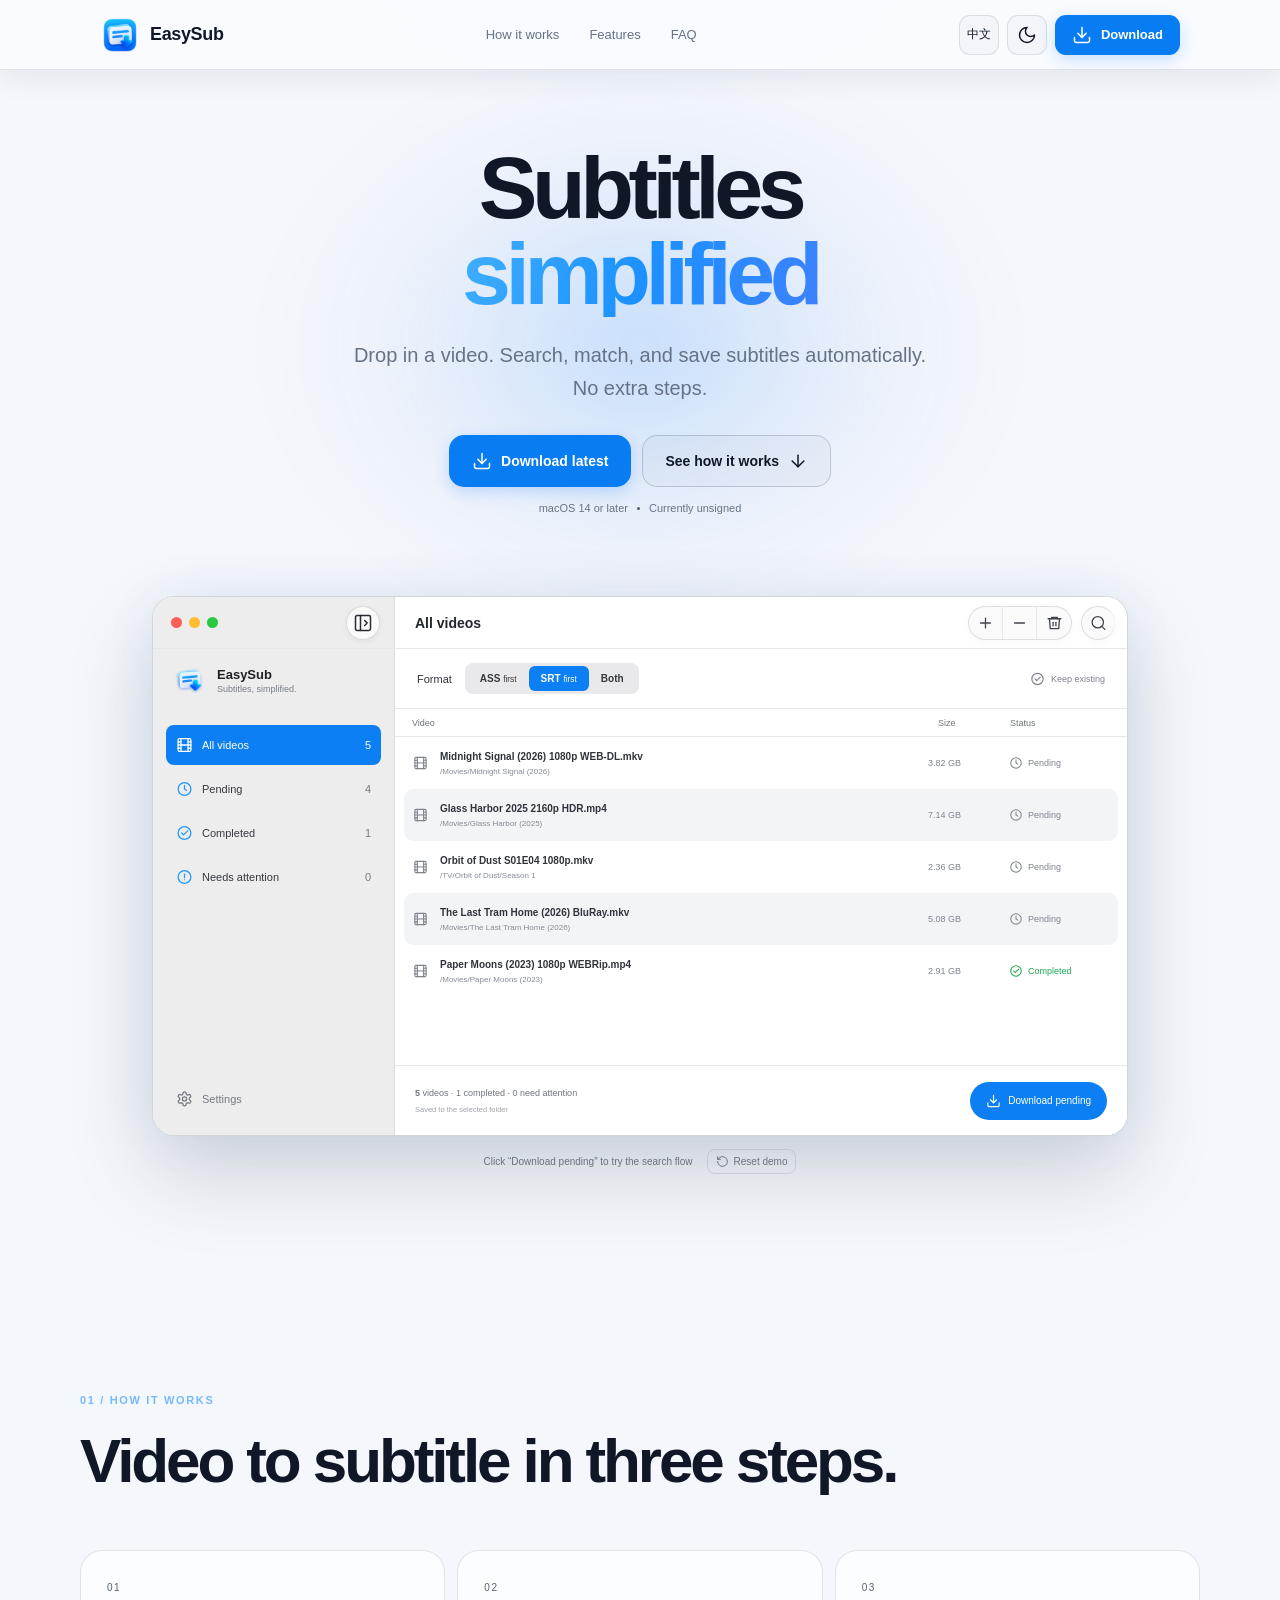
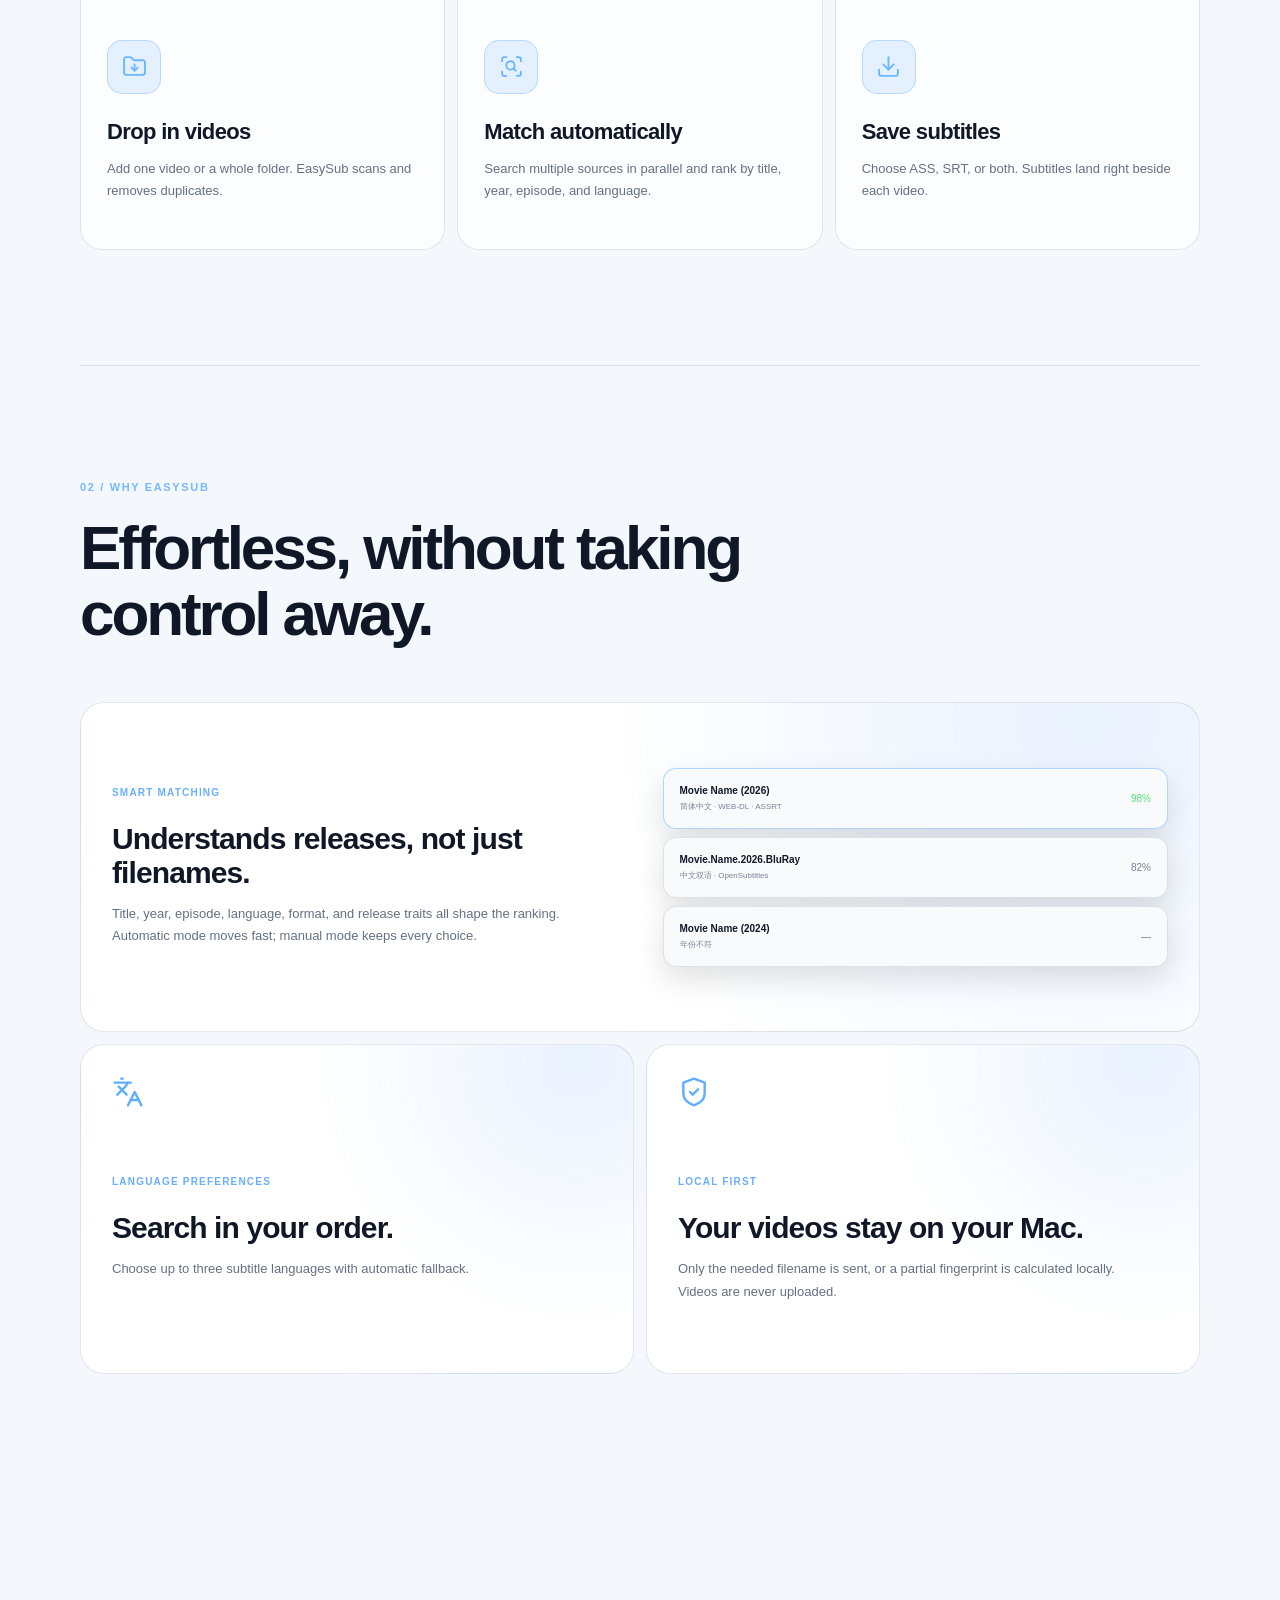
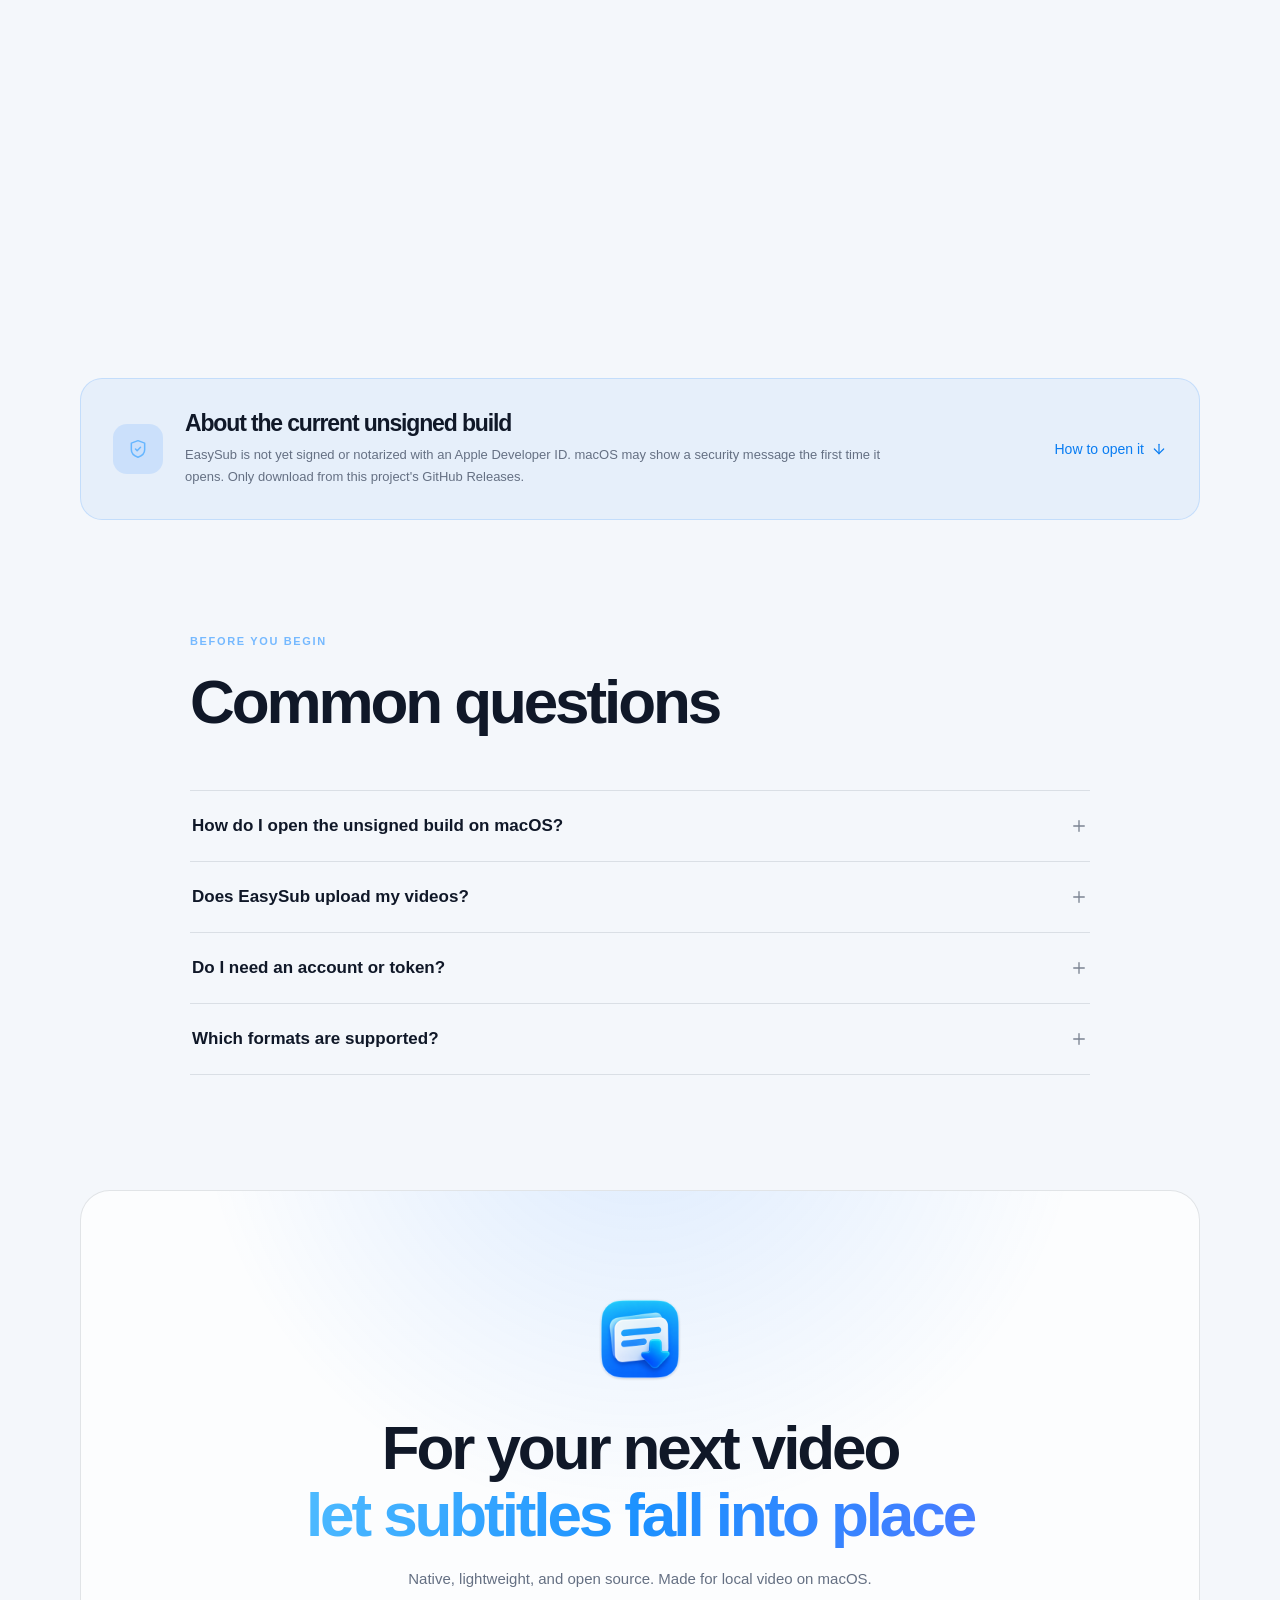
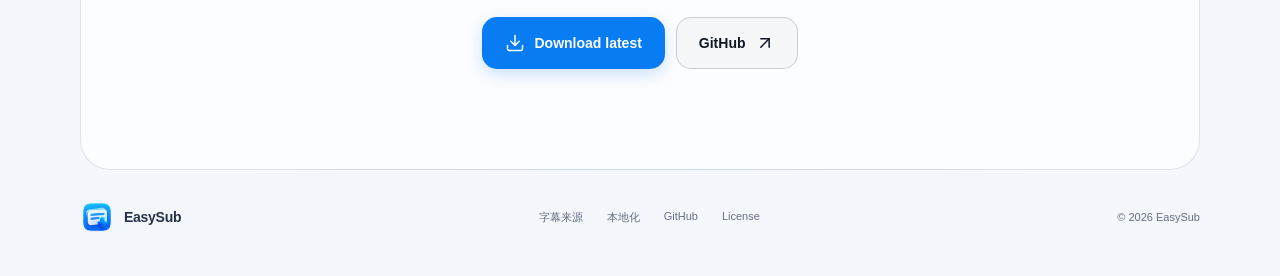
<file: docs/index.html>
<!doctype html>
<html lang="zh-CN">
<head>
  <meta charset="utf-8">
  <meta name="viewport" content="width=device-width, initial-scale=1">
  <meta name="theme-color" content="#07090e">
  <meta name="description" content="EasySub 是一款原生 macOS 字幕下载工具，多来源并行搜索，智能匹配，字幕下载一步完成。">
  <meta property="og:title" content="EasySub — 字幕下载，简单一点">
  <meta property="og:description" content="把视频拖进来，EasySub 会搜索、匹配并保存合适的字幕。">
  <meta property="og:type" content="website">
  <meta property="og:image" content="https://easysub.umlearn.tech/images/EasySub-AppIcon.png">
  <link rel="canonical" href="https://easysub.umlearn.tech/">
  <link rel="icon" type="image/png" href="images/EasySub-AppIcon.png">
  <link rel="stylesheet" href="styles.css">
  <title>EasySub — 字幕下载，简单一点</title>
</head>
<body>
  <!-- Icons use paths from Lucide (ISC License): https://lucide.dev -->
  <svg class="svg-sprite" aria-hidden="true">
    <symbol id="i-download" viewBox="0 0 24 24"><path d="M21 15v4a2 2 0 0 1-2 2H5a2 2 0 0 1-2-2v-4"/><path d="m7 10 5 5 5-5"/><path d="M12 15V3"/></symbol>
    <symbol id="i-arrow-down" viewBox="0 0 24 24"><path d="M12 5v14"/><path d="m19 12-7 7-7-7"/></symbol>
    <symbol id="i-arrow-up-right" viewBox="0 0 24 24"><path d="M7 17 17 7"/><path d="M7 7h10v10"/></symbol>
    <symbol id="i-chevron-right" viewBox="0 0 24 24"><path d="m9 18 6-6-6-6"/></symbol>
    <symbol id="i-menu" viewBox="0 0 24 24"><path d="M4 6h16"/><path d="M4 12h16"/><path d="M4 18h16"/></symbol>
    <symbol id="i-x" viewBox="0 0 24 24"><path d="M18 6 6 18"/><path d="m6 6 12 12"/></symbol>
    <symbol id="i-plus" viewBox="0 0 24 24"><path d="M5 12h14"/><path d="M12 5v14"/></symbol>
    <symbol id="i-minus" viewBox="0 0 24 24"><path d="M5 12h14"/></symbol>
    <symbol id="i-trash" viewBox="0 0 24 24"><path d="M3 6h18"/><path d="M8 6V4h8v2"/><path d="m19 6-1 14H6L5 6"/><path d="M10 11v5"/><path d="M14 11v5"/></symbol>
    <symbol id="i-search" viewBox="0 0 24 24"><circle cx="11" cy="11" r="8"/><path d="m21 21-4.3-4.3"/></symbol>
    <symbol id="i-film" viewBox="0 0 24 24"><rect width="18" height="18" x="3" y="3" rx="2"/><path d="M7 3v18"/><path d="M17 3v18"/><path d="M3 7.5h4"/><path d="M3 12h18"/><path d="M3 16.5h4"/><path d="M17 7.5h4"/><path d="M17 16.5h4"/></symbol>
    <symbol id="i-clock" viewBox="0 0 24 24"><circle cx="12" cy="12" r="9"/><path d="M12 7v5l3 2"/></symbol>
    <symbol id="i-check-circle" viewBox="0 0 24 24"><circle cx="12" cy="12" r="9"/><path d="m8 12 2.6 2.6L16.5 9"/></symbol>
    <symbol id="i-alert" viewBox="0 0 24 24"><circle cx="12" cy="12" r="9"/><path d="M12 8v5"/><path d="M12 16h.01"/></symbol>
    <symbol id="i-settings" viewBox="0 0 24 24"><path d="M12.2 2h-.4a2 2 0 0 0-2 2v.2a2 2 0 0 1-1 1.7l-.4.2a2 2 0 0 1-2 0l-.1-.1a2 2 0 0 0-2.7.7l-.2.4a2 2 0 0 0 .7 2.7l.2.1a2 2 0 0 1 1 1.7v.5a2 2 0 0 1-1 1.7l-.2.1a2 2 0 0 0-.7 2.7l.2.4a2 2 0 0 0 2.7.7l.1-.1a2 2 0 0 1 2 0l.4.2a2 2 0 0 1 1 1.7v.2a2 2 0 0 0 2 2h.4a2 2 0 0 0 2-2v-.2a2 2 0 0 1 1-1.7l.4-.2a2 2 0 0 1 2 0l.1.1a2 2 0 0 0 2.7-.7l.2-.4a2 2 0 0 0-.7-2.7l-.2-.1a2 2 0 0 1-1-1.7v-.5a2 2 0 0 1 1-1.7l.2-.1a2 2 0 0 0 .7-2.7l-.2-.4a2 2 0 0 0-2.7-.7l-.1.1a2 2 0 0 1-2 0l-.4-.2a2 2 0 0 1-1-1.7V4a2 2 0 0 0-2-2Z"/><circle cx="12" cy="12" r="3"/></symbol>
    <symbol id="i-languages" viewBox="0 0 24 24"><path d="m5 8 6 6"/><path d="m4 14 6-6 2-3"/><path d="M2 5h12"/><path d="M7 2h1"/><path d="m22 22-5-10-5 10"/><path d="M14 18h6"/></symbol>
    <symbol id="i-folders" viewBox="0 0 24 24"><path d="M20 20a2 2 0 0 0 2-2V8a2 2 0 0 0-2-2h-7.9a2 2 0 0 1-1.7-.9L9.6 4A2 2 0 0 0 7.9 3H4a2 2 0 0 0-2 2v13a2 2 0 0 0 2 2Z"/><path d="M12 10v6"/><path d="m9 13 3 3 3-3"/></symbol>
    <symbol id="i-scan-search" viewBox="0 0 24 24"><path d="M3 7V5a2 2 0 0 1 2-2h2"/><path d="M17 3h2a2 2 0 0 1 2 2v2"/><path d="M21 17v2a2 2 0 0 1-2 2h-2"/><path d="M7 21H5a2 2 0 0 1-2-2v-2"/><circle cx="11" cy="11" r="4"/><path d="m16 16-2.1-2.1"/></symbol>
    <symbol id="i-shield-check" viewBox="0 0 24 24"><path d="M20 13c0 5-3.5 7.5-8 9-4.5-1.5-8-4-8-9V5l8-3 8 3Z"/><path d="m9 12 2 2 4-4"/></symbol>
    <symbol id="i-sun" viewBox="0 0 24 24"><circle cx="12" cy="12" r="4"/><path d="M12 2v2"/><path d="M12 20v2"/><path d="m4.93 4.93 1.42 1.42"/><path d="m17.66 17.66 1.41 1.41"/><path d="M2 12h2"/><path d="M20 12h2"/><path d="m6.34 17.66-1.41 1.41"/><path d="m19.07 4.93-1.41 1.41"/></symbol>
    <symbol id="i-moon" viewBox="0 0 24 24"><path d="M12 3a6 6 0 0 0 9 9 9 9 0 1 1-9-9Z"/></symbol>
    <symbol id="i-sidebar" viewBox="0 0 24 24"><rect width="18" height="18" x="3" y="3" rx="2"/><path d="M9 3v18"/><path d="m14 9 3 3-3 3"/></symbol>
    <symbol id="i-loader" viewBox="0 0 24 24"><path d="M21 12a9 9 0 1 1-6.2-8.6"/></symbol>
    <symbol id="i-rotate" viewBox="0 0 24 24"><path d="M3 12a9 9 0 1 0 3-6.7L3 8"/><path d="M3 3v5h5"/></symbol>
  </svg>
  <a class="skip-link" href="#main">跳到主要内容</a>
  <header class="site-header" aria-label="主导航">
    <a class="brand" href="#top" aria-label="EasySub 首页"><img src="images/EasySub-AppIcon.png" alt="" width="40" height="40"><span>EasySub</span></a>
    <nav class="desktop-nav" aria-label="页面导航"><a href="#how" data-i18n="navHow">使用方式</a><a href="#features" data-i18n="navFeatures">特点</a><a href="#faq" data-i18n="navFaq">常见问题</a></nav>
    <div class="header-actions">
      <button class="icon-button language-button" type="button" aria-label="Switch to English"><span>EN</span></button>
      <button class="icon-button theme-button" type="button" aria-label="切换到浅色模式"><svg class="icon sun-icon" aria-hidden="true"><use href="#i-sun"/></svg><svg class="icon moon-icon" aria-hidden="true"><use href="#i-moon"/></svg></button>
      <a class="button button-small button-primary" href="https://github.com/umlearn/EasySub/releases/latest" target="_blank" rel="noreferrer"><svg class="icon" aria-hidden="true"><use href="#i-download"/></svg><span data-i18n="download">下载</span></a>
      <button class="icon-button menu-button" type="button" aria-expanded="false" aria-controls="mobile-menu" aria-label="打开菜单"><svg class="icon menu-open" aria-hidden="true"><use href="#i-menu"/></svg><svg class="icon menu-close" aria-hidden="true"><use href="#i-x"/></svg></button>
    </div>
    <div class="mobile-menu" id="mobile-menu" hidden><a href="#how" data-i18n="navHow">使用方式</a><a href="#features" data-i18n="navFeatures">特点</a><a href="#faq" data-i18n="navFaq">常见问题</a></div>
  </header>
  <main id="main">
    <section class="hero" id="top">
      <div class="hero-glow" aria-hidden="true"></div>
      <h1><span data-i18n="hero1">字幕下载</span><span class="gradient-text" data-i18n="hero2">简单一点</span></h1>
      <p class="hero-copy" data-i18n="heroCopy">拖入视频，自动搜索、匹配并保存字幕。没有多余步骤。</p>
      <div class="hero-actions"><a class="button button-large button-primary" href="https://github.com/umlearn/EasySub/releases/latest" target="_blank" rel="noreferrer"><svg class="icon" aria-hidden="true"><use href="#i-download"/></svg><span data-i18n="downloadLatest">下载最新版</span></a><a class="button button-large button-quiet" href="#how"><span data-i18n="seeHow">看看如何工作</span><svg class="icon" aria-hidden="true"><use href="#i-arrow-down"/></svg></a></div>
      <p class="hero-note"><span data-i18n="requirements">macOS 14 或更高版本</span><i></i><span data-i18n="unsigned">当前构建未签名</span></p>
      <div class="app-window reveal" aria-label="EasySub 应用界面示意图">
        <div class="app-titlebar"><div class="sidebar-titlebar"><div class="traffic-lights" aria-hidden="true"><span></span><span></span><span></span></div><button class="sidebar-toggle" tabindex="-1" aria-label="切换侧栏"><svg class="icon"><use href="#i-sidebar"/></svg></button></div><div class="content-titlebar"><div class="window-title"><b data-i18n="allVideos">全部视频</b></div><div class="window-tools" aria-hidden="true"><div class="tool-group"><button tabindex="-1"><svg class="icon"><use href="#i-plus"/></svg></button><button tabindex="-1"><svg class="icon"><use href="#i-minus"/></svg></button><button tabindex="-1"><svg class="icon"><use href="#i-trash"/></svg></button></div><button class="standalone" tabindex="-1"><svg class="icon"><use href="#i-search"/></svg></button></div></div></div>
        <div class="app-body">
          <aside class="app-sidebar"><div class="app-brand"><img src="images/EasySub-Mark.png" alt=""><div><b>EasySub</b><small>Subtitles, simplified.</small></div></div><div class="side-links"><span class="active"><svg class="icon"><use href="#i-film"/></svg><b data-i18n="allVideos">全部视频</b><em>5</em></span><span><svg class="icon"><use href="#i-clock"/></svg><b data-i18n="pending">待处理</b><em data-count="pending">4</em></span><span><svg class="icon"><use href="#i-check-circle"/></svg><b data-i18n="completed">已完成</b><em data-count="completed">1</em></span><span><svg class="icon"><use href="#i-alert"/></svg><b data-i18n="attention">需注意</b><em>0</em></span></div><span class="settings-link"><svg class="icon"><use href="#i-settings"/></svg><b data-i18n="settings">设置</b></span></aside>
          <div class="app-content">
            <div class="app-toolbar"><div class="format-control"><span data-i18n="format">格式</span><div><b>ASS <small>first</small></b><b class="selected">SRT <small>first</small></b><b>Both</b></div></div><span class="replace"><svg class="icon"><use href="#i-check-circle"/></svg><span data-i18n="keepExisting">保留已有字幕</span></span></div>
            <div class="video-table"><div class="table-head"><span data-i18n="video">视频</span><span data-i18n="size">大小</span><span data-i18n="status">状态</span></div>
              <div class="video-row" data-demo-row><svg class="icon"><use href="#i-film"/></svg><div><b>Midnight Signal (2026) 1080p WEB-DL.mkv</b><small>/Movies/Midnight Signal (2026)</small></div><span class="size">3.82 GB</span><span class="status pending" data-status><svg class="icon"><use href="#i-clock"/></svg><span data-i18n="pending">待处理</span></span></div>
              <div class="video-row" data-demo-row><svg class="icon"><use href="#i-film"/></svg><div><b>Glass Harbor 2025 2160p HDR.mp4</b><small>/Movies/Glass Harbor (2025)</small></div><span class="size">7.14 GB</span><span class="status pending" data-status><svg class="icon"><use href="#i-clock"/></svg><span data-i18n="pending">待处理</span></span></div>
              <div class="video-row" data-demo-row><svg class="icon"><use href="#i-film"/></svg><div><b>Orbit of Dust S01E04 1080p.mkv</b><small>/TV/Orbit of Dust/Season 1</small></div><span class="size">2.36 GB</span><span class="status pending" data-status><svg class="icon"><use href="#i-clock"/></svg><span data-i18n="pending">待处理</span></span></div>
              <div class="video-row" data-demo-row><svg class="icon"><use href="#i-film"/></svg><div><b>The Last Tram Home (2026) BluRay.mkv</b><small>/Movies/The Last Tram Home (2026)</small></div><span class="size">5.08 GB</span><span class="status pending" data-status><svg class="icon"><use href="#i-clock"/></svg><span data-i18n="pending">待处理</span></span></div>
              <div class="video-row"><svg class="icon"><use href="#i-film"/></svg><div><b>Paper Moons (2023) 1080p WEBRip.mp4</b><small>/Movies/Paper Moons (2023)</small></div><span class="size">2.91 GB</span><span class="status complete"><svg class="icon"><use href="#i-check-circle"/></svg><span data-i18n="completed">已完成</span></span></div>
              <div class="table-fill" aria-hidden="true"><span></span></div>
            </div>
            <div class="app-footer"><div><span><b>5</b> <span data-summary data-i18n="videosCount">个视频 · 1 个已完成 · 0 个需注意</span></span><small data-i18n="saveLocation">保存到所选文件夹</small></div><button id="run-demo" type="button"><svg class="icon" data-run-icon><use href="#i-download"/></svg><span data-run-label data-i18n="downloadPending">下载待处理项</span></button></div>
          </div>
        </div>
      </div>
      <div class="mock-caption"><span data-i18n="mockCaption">点击“下载待处理项”体验搜索流程</span><button class="reset-demo" type="button"><svg class="icon"><use href="#i-rotate"/></svg><span data-i18n="resetDemo">重置演示</span></button></div>
    </section>
    <section class="how section" id="how"><header class="section-heading reveal"><p class="eyebrow">01 / <span data-i18n="howEyebrow">使用方式</span></p><h2 data-i18n="howTitle">从视频到字幕，三步就够。</h2></header><div class="steps"><article class="step reveal"><span class="step-number">01</span><div class="step-icon"><svg class="icon"><use href="#i-folders"/></svg></div><h3 data-i18n="step1Title">拖入视频</h3><p data-i18n="step1Copy">添加单个视频或整个文件夹，自动扫描并去重。</p></article><article class="step reveal"><span class="step-number">02</span><div class="step-icon"><svg class="icon"><use href="#i-scan-search"/></svg></div><h3 data-i18n="step2Title">自动匹配</h3><p data-i18n="step2Copy">并行搜索多个来源，按片名、年份、季集和语言排序。</p></article><article class="step reveal"><span class="step-number">03</span><div class="step-icon"><svg class="icon"><use href="#i-download"/></svg></div><h3 data-i18n="step3Title">保存字幕</h3><p data-i18n="step3Copy">选择 ASS、SRT 或两者，字幕自动保存到视频旁边。</p></article></div></section>
    <section class="features section" id="features"><header class="section-heading reveal"><p class="eyebrow">02 / <span data-i18n="featuresEyebrow">为什么选择 EasySub</span></p><h2 data-i18n="featuresTitle">省心，但不替你做主。</h2></header><div class="feature-grid"><article class="feature-card wide reveal"><div><span class="card-label" data-i18n="smartMatch">智能匹配</span><h3 data-i18n="matchTitle">理解版本，不只读取文件名。</h3><p data-i18n="matchCopy">片名、年份、季集、语言、格式和片源特征共同参与排序。自动模式快速完成，手动模式保留完整选择。</p></div><div class="match-stack" aria-hidden="true"><span class="best"><b>Movie Name (2026)</b><small>简体中文 · WEB-DL · ASSRT</small><em>98%</em></span><span><b>Movie.Name.2026.BluRay</b><small>中文双语 · OpenSubtitles</small><em>82%</em></span><span><b>Movie Name (2024)</b><small>年份不符</small><em>—</em></span></div></article><article class="feature-card reveal"><svg class="feature-icon icon"><use href="#i-languages"/></svg><span class="card-label" data-i18n="languages">语言偏好</span><h3 data-i18n="languageTitle">按你的顺序寻找。</h3><p data-i18n="languageCopy">最多设置三种字幕语言，自动按优先级回退。</p></article><article class="feature-card reveal"><svg class="feature-icon icon"><use href="#i-shield-check"/></svg><span class="card-label" data-i18n="localFirst">本地优先</span><h3 data-i18n="localTitle">视频留在你的 Mac。</h3><p data-i18n="localCopy">仅发送匹配所需的文件名，或在本地计算局部指纹，不上传视频。</p></article></div></section>
    <section class="sources section reveal"><div><p class="eyebrow">03 / <span data-i18n="sources">字幕来源</span></p><h2 data-i18n="sourcesTitle">一次搜索，多个来源。</h2><p data-i18n="sourcesCopy">按需启用 OpenSubtitles、迅雷、ASSRT 与 Shooter。单个来源失败，不影响其他结果。</p><a class="text-link" href="providers.html"><span data-i18n="sourceDetails">查看来源说明</span><svg class="icon"><use href="#i-arrow-up-right"/></svg></a></div><div class="source-list" aria-label="支持的字幕来源"><span><i>O</i>OpenSubtitles</span><span><i>迅</i><span data-i18n="xunlei">迅雷</span></span><span><i>A</i>ASSRT</span><span><i>S</i>Shooter</span></div></section>
    <section class="notice section reveal"><div class="notice-icon"><svg class="icon"><use href="#i-shield-check"/></svg></div><div><h2 data-i18n="noticeTitle">关于当前未签名构建</h2><p data-i18n="noticeCopy">EasySub 尚未使用 Apple Developer ID 签名或公证。macOS 首次打开时可能显示安全提示，请只从本项目的 GitHub Releases 页面下载。</p></div><a class="text-link" href="#faq"><span data-i18n="openGuide">查看打开方法</span><svg class="icon"><use href="#i-arrow-down"/></svg></a></section>
    <section class="faq section" id="faq"><header class="section-heading reveal"><p class="eyebrow" data-i18n="faqEyebrow">开始之前</p><h2 data-i18n="faqTitle">常见问题</h2></header><div class="faq-list reveal"><details><summary><span data-i18n="faq1Q">未签名版本如何在 macOS 上打开？</span><svg class="icon"><use href="#i-plus"/></svg></summary><p data-i18n="faq1A">在 Finder 中右键点击 EasySub，选择“打开”。如果仍被阻止，请前往“系统设置 → 隐私与安全性”，确认打开该应用。</p></details><details><summary><span data-i18n="faq2Q">EasySub 会上传我的视频吗？</span><svg class="icon"><use href="#i-plus"/></svg></summary><p data-i18n="faq2A">不会。视频始终保留在本地。部分来源会使用整理后的文件名，或在本地读取少量片段计算指纹。</p></details><details><summary><span data-i18n="faq3Q">下载字幕需要账户或 Token 吗？</span><svg class="icon"><use href="#i-plus"/></svg></summary><p data-i18n="faq3A">取决于来源。迅雷无需 Token；ASSRT 需要个人 Token；OpenSubtitles 需要 API Key。你可以在设置中自由组合。</p></details><details><summary><span data-i18n="faq4Q">支持哪些格式？</span><svg class="icon"><use href="#i-plus"/></svg></summary><p data-i18n="faq4A">字幕支持 ASS 与 SRT；视频支持 MKV、MOV、MP4、M4V、RMVB、AVI、MPEG、MPG、TS、M2TS 和 WebM。</p></details></div></section>
    <section class="final-cta section reveal"><img src="images/EasySub-AppIcon.png" alt="EasySub" width="96" height="96"><h2><span data-i18n="cta1">下一部视频</span><span class="gradient-text" data-i18n="cta2">让字幕自己就位</span></h2><p data-i18n="ctaCopy">原生、轻量、开源。为 macOS 上的本地视频而生。</p><div class="hero-actions"><a class="button button-large button-primary" href="https://github.com/umlearn/EasySub/releases/latest" target="_blank" rel="noreferrer"><svg class="icon"><use href="#i-download"/></svg><span data-i18n="downloadLatest">下载最新版</span></a><a class="button button-large button-quiet" href="https://github.com/umlearn/EasySub" target="_blank" rel="noreferrer"><span>GitHub</span><svg class="icon"><use href="#i-arrow-up-right"/></svg></a></div></section>
  </main>
  <footer><a class="brand footer-brand" href="#top"><img src="images/EasySub-AppIcon.png" alt="" width="34" height="34"><span>EasySub</span></a><nav><a href="providers.html">字幕来源</a><a href="localization.html">本地化</a><a href="https://github.com/umlearn/EasySub" target="_blank" rel="noreferrer">GitHub</a><a href="https://github.com/umlearn/EasySub/blob/main/LICENSE.md" target="_blank" rel="noreferrer" data-i18n="license">许可证</a></nav><p>© <span id="year"></span> EasySub</p></footer>
  <script src="script.js"></script>
</body>
</html>
</file>
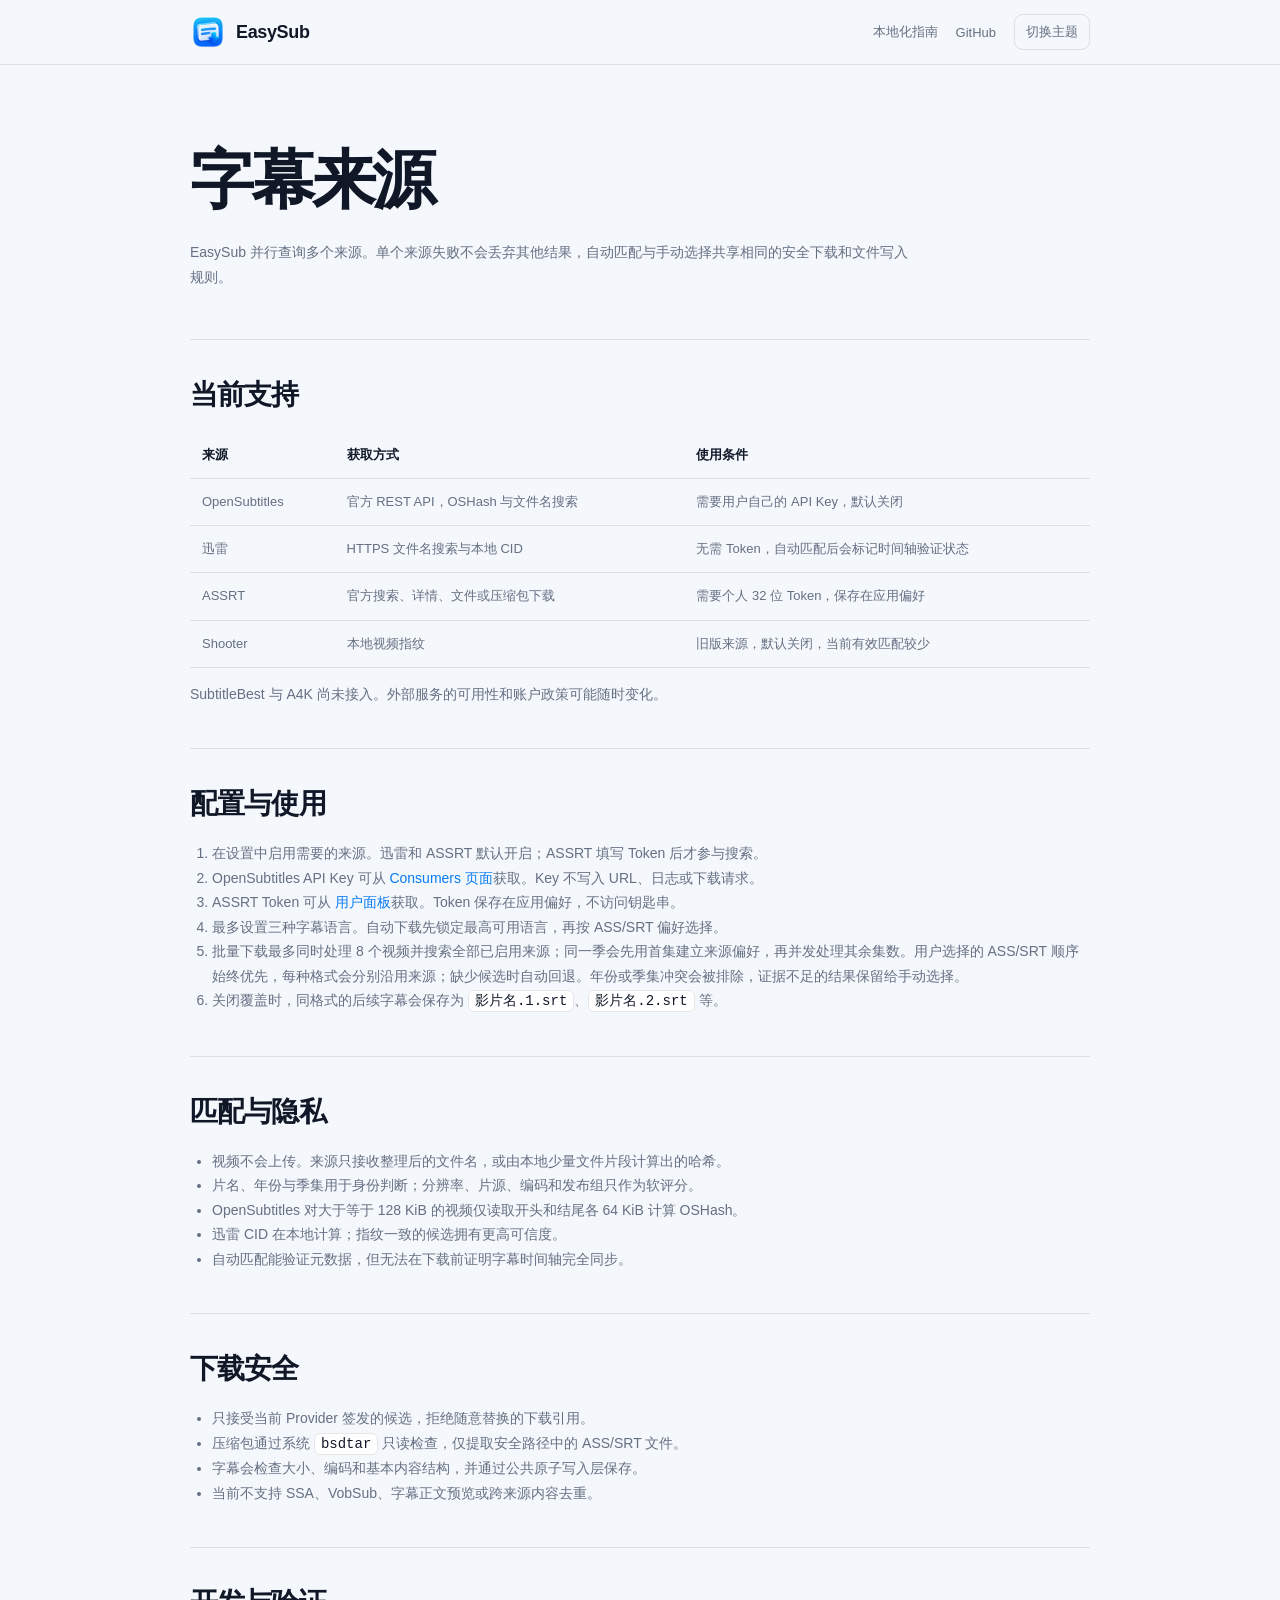
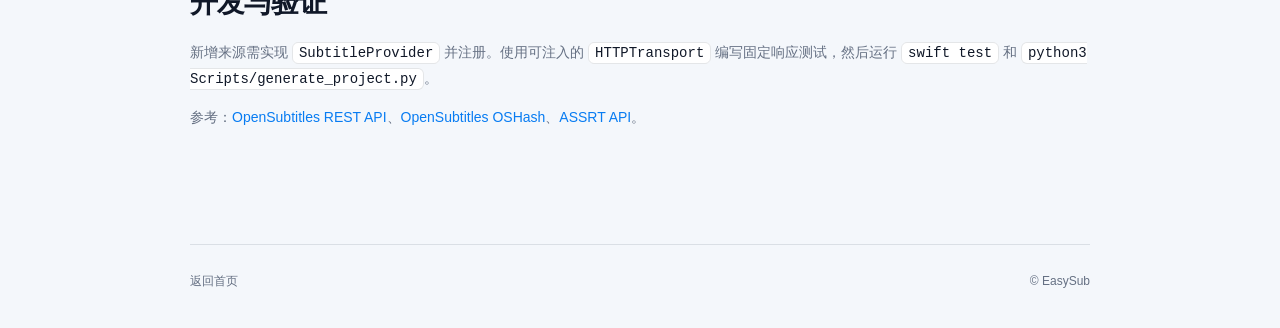
<file: docs/providers.html>
<!doctype html>
<html lang="zh-CN">
<head>
  <meta charset="utf-8"><meta name="viewport" content="width=device-width,initial-scale=1">
  <meta name="description" content="EasySub 字幕来源配置、匹配方式与隐私边界。">
  <title>字幕来源 — EasySub</title><link rel="icon" href="images/EasySub-AppIcon.png"><link rel="stylesheet" href="styles.css">
  <script>document.documentElement.dataset.theme=localStorage.getItem("easysub-theme")||("matchMedia"in window&&matchMedia("(prefers-color-scheme: light)").matches?"light":"dark")</script>
</head>
<body class="doc-page">
  <header class="doc-header"><a class="brand" href="index.html"><img src="images/EasySub-AppIcon.png" alt="" width="36" height="36"><span>EasySub</span></a><nav><a href="localization.html">本地化指南</a><a href="https://github.com/umlearn/EasySub">GitHub</a><button class="doc-theme" type="button">切换主题</button></nav></header>
  <main class="doc-main"><h1>字幕来源</h1><p class="doc-lead">EasySub 并行查询多个来源。单个来源失败不会丢弃其他结果，自动匹配与手动选择共享相同的安全下载和文件写入规则。</p>
    <article><h2>当前支持</h2><table><thead><tr><th>来源</th><th>获取方式</th><th>使用条件</th></tr></thead><tbody>
      <tr><td>OpenSubtitles</td><td>官方 REST API，OSHash 与文件名搜索</td><td>需要用户自己的 API Key，默认关闭</td></tr>
      <tr><td>迅雷</td><td>HTTPS 文件名搜索与本地 CID</td><td>无需 Token，自动匹配后会标记时间轴验证状态</td></tr>
      <tr><td>ASSRT</td><td>官方搜索、详情、文件或压缩包下载</td><td>需要个人 32 位 Token，保存在应用偏好</td></tr>
      <tr><td>Shooter</td><td>本地视频指纹</td><td>旧版来源，默认关闭，当前有效匹配较少</td></tr>
    </tbody></table><p>SubtitleBest 与 A4K 尚未接入。外部服务的可用性和账户政策可能随时变化。</p></article>
    <article><h2>配置与使用</h2><ol>
      <li>在设置中启用需要的来源。迅雷和 ASSRT 默认开启；ASSRT 填写 Token 后才参与搜索。</li>
      <li>OpenSubtitles API Key 可从 <a href="https://www.opensubtitles.com/consumers">Consumers 页面</a>获取。Key 不写入 URL、日志或下载请求。</li>
      <li>ASSRT Token 可从 <a href="https://assrt.net/usercp.php">用户面板</a>获取。Token 保存在应用偏好，不访问钥匙串。</li>
      <li>最多设置三种字幕语言。自动下载先锁定最高可用语言，再按 ASS/SRT 偏好选择。</li>
      <li>批量下载最多同时处理 8 个视频并搜索全部已启用来源；同一季会先用首集建立来源偏好，再并发处理其余集数。用户选择的 ASS/SRT 顺序始终优先，每种格式会分别沿用来源；缺少候选时自动回退。年份或季集冲突会被排除，证据不足的结果保留给手动选择。</li>
      <li>关闭覆盖时，同格式的后续字幕会保存为 <code>影片名.1.srt</code>、<code>影片名.2.srt</code> 等。</li>
    </ol></article>
    <article><h2>匹配与隐私</h2><ul>
      <li>视频不会上传。来源只接收整理后的文件名，或由本地少量文件片段计算出的哈希。</li>
      <li>片名、年份与季集用于身份判断；分辨率、片源、编码和发布组只作为软评分。</li>
      <li>OpenSubtitles 对大于等于 128 KiB 的视频仅读取开头和结尾各 64 KiB 计算 OSHash。</li>
      <li>迅雷 CID 在本地计算；指纹一致的候选拥有更高可信度。</li>
      <li>自动匹配能验证元数据，但无法在下载前证明字幕时间轴完全同步。</li>
    </ul></article>
    <article><h2>下载安全</h2><ul>
      <li>只接受当前 Provider 签发的候选，拒绝随意替换的下载引用。</li>
      <li>压缩包通过系统 <code>bsdtar</code> 只读检查，仅提取安全路径中的 ASS/SRT 文件。</li>
      <li>字幕会检查大小、编码和基本内容结构，并通过公共原子写入层保存。</li>
      <li>当前不支持 SSA、VobSub、字幕正文预览或跨来源内容去重。</li>
    </ul></article>
    <article><h2>开发与验证</h2><p>新增来源需实现 <code>SubtitleProvider</code> 并注册。使用可注入的 <code>HTTPTransport</code> 编写固定响应测试，然后运行 <code>swift test</code> 和 <code>python3 Scripts/generate_project.py</code>。</p><p>参考：<a href="https://beta-ai.opensubtitles.com/api-docs">OpenSubtitles REST API</a>、<a href="https://github.com/opensubtitles/oshash">OpenSubtitles OSHash</a>、<a href="https://assrt.net/api/doc">ASSRT API</a>。</p></article>
  </main><footer class="doc-footer"><a href="index.html">返回首页</a><span>© EasySub</span></footer>
  <script>document.querySelector(".doc-theme").onclick=()=>{const t=document.documentElement.dataset.theme==="dark"?"light":"dark";document.documentElement.dataset.theme=t;localStorage.setItem("easysub-theme",t)}</script>
</body></html>
</file>
<file: docs/styles.css>
:root{color-scheme:dark;--bg:#07090e;--surface:#0d1119;--line:rgba(255,255,255,.1);--line-2:rgba(255,255,255,.16);--text:#f5f7fb;--muted:#8b94a3;--blue:#1687ff;--green:#54da73;--max:1120px}
html[data-theme="light"]{color-scheme:light;--bg:#f4f7fb;--surface:#fff;--line:rgba(16,31,52,.11);--line-2:rgba(16,31,52,.18);--text:#101828;--muted:#657083}
*{box-sizing:border-box}html{scroll-behavior:smooth}body{margin:0;overflow-x:hidden;background:radial-gradient(circle at 50% -8%,rgba(26,112,255,.13),transparent 32rem),var(--bg);color:var(--text);font-family:-apple-system,BlinkMacSystemFont,"SF Pro Display","Segoe UI",sans-serif;-webkit-font-smoothing:antialiased}a{color:inherit;text-decoration:none}button{color:inherit;font:inherit}img{display:block;max-width:100%}.svg-sprite{position:absolute;width:0;height:0;overflow:hidden}.icon{width:20px;height:20px;fill:none;stroke:currentColor;stroke-width:1.8;stroke-linecap:round;stroke-linejoin:round}.skip-link{position:fixed;z-index:999;top:8px;left:8px;padding:10px 16px;transform:translateY(-150%);border-radius:10px;background:#fff;color:#000}.skip-link:focus{transform:none}
.site-header{position:fixed;z-index:100;top:0;left:0;display:flex;width:100%;min-height:70px;align-items:center;justify-content:space-between;padding:9px max(18px,calc((100vw - 1080px)/2));border-bottom:1px solid var(--line);background:rgba(9,12,18,.82);box-shadow:0 12px 35px rgba(0,0,0,.16);backdrop-filter:blur(22px) saturate(150%)}.brand{display:inline-flex;align-items:center;gap:10px;font-size:18px;font-weight:700;letter-spacing:-.02em}.brand img{border-radius:10px;box-shadow:0 5px 18px rgba(0,110,255,.25)}.desktop-nav{display:flex;gap:30px;color:#a5adba;font-size:13px}.desktop-nav a:hover,footer a:hover{color:#fff}.header-actions{display:flex;align-items:center;gap:8px}.icon-button{display:grid;min-width:40px;height:40px;place-items:center;border:1px solid var(--line);border-radius:11px;background:rgba(255,255,255,.03);cursor:pointer}.icon-button:hover{background:rgba(255,255,255,.07)}.language-button span{font-size:12px}.theme-button .moon-icon{display:none}.theme-button .icon{grid-area:1/1}.menu-button{display:none}.menu-close{display:none}.menu-button[aria-expanded=true] .menu-open{display:none}.menu-button[aria-expanded=true] .menu-close{display:block}.mobile-menu{position:absolute;top:70px;right:0;left:0;padding:9px 14px;border-bottom:1px solid var(--line);background:rgba(8,11,17,.98);box-shadow:0 18px 50px rgba(0,0,0,.25)}.mobile-menu a{display:block;padding:13px;border-radius:9px;color:#d8dde6}.mobile-menu a:hover{background:rgba(255,255,255,.06)}
html[data-theme="light"] .site-header{background:rgba(250,252,255,.86);box-shadow:0 8px 28px rgba(40,55,75,.08)}html[data-theme="light"] .desktop-nav,html[data-theme="light"] .hero-copy,html[data-theme="light"] .hero-note{color:#667286}html[data-theme="light"] .icon-button,html[data-theme="light"] .button-quiet{background:rgba(16,31,52,.025)}html[data-theme="light"] .icon-button:hover,html[data-theme="light"] .button-quiet:hover{background:rgba(16,31,52,.07)}html[data-theme="light"] .theme-button .sun-icon{display:none}html[data-theme="light"] .theme-button .moon-icon{display:block}html[data-theme="light"] .mobile-menu{background:rgba(250,252,255,.98)}html[data-theme="light"] .mobile-menu a{color:#253147}html[data-theme="light"] .desktop-nav a:hover,html[data-theme="light"] footer a:hover{color:#111827}
.button{display:inline-flex;align-items:center;justify-content:center;gap:9px;border:1px solid transparent;font-weight:600;transition:transform .18s ease,box-shadow .18s ease,background .18s ease}.button:hover{transform:translateY(-1px)}.button-small{min-height:40px;padding:0 16px;border-radius:11px;font-size:13px}.button-large{min-height:52px;padding:0 22px;border-radius:15px;font-size:14px}.button-primary{background:#087cf2;color:#fff;box-shadow:0 5px 16px rgba(0,112,255,.2)}.button-primary:hover{background:#0573e3;box-shadow:0 7px 20px rgba(0,112,255,.26)}.button-quiet{border-color:var(--line-2);background:rgba(255,255,255,.035)}.button-quiet:hover{background:rgba(255,255,255,.07)}
.hero{position:relative;max-width:1280px;margin:0 auto;padding:145px 24px 105px;text-align:center}.hero-glow{position:absolute;z-index:-1;top:50px;left:50%;width:min(760px,100vw);height:590px;transform:translateX(-50%);background:radial-gradient(ellipse,rgba(22,125,255,.2),rgba(24,99,255,.04) 44%,transparent 70%);filter:blur(28px)}.hero h1{max-width:820px;margin:0 auto 22px;font-size:clamp(54px,7vw,88px);line-height:.98;letter-spacing:-.062em}.hero h1 span{display:block}.gradient-text{background:linear-gradient(110deg,#6cd4ff 0%,#1c91ff 50%,#646fff 100%);-webkit-background-clip:text;background-clip:text;color:transparent}.hero-copy{max-width:580px;margin:0 auto;color:#a6aebb;font-size:clamp(17px,2vw,20px);line-height:1.65}.hero-actions{display:flex;justify-content:center;gap:11px;margin-top:30px}.hero-note{display:flex;align-items:center;justify-content:center;gap:9px;margin:15px 0 0;color:#687180;font-size:11px}.hero-note i{width:3px;height:3px;border-radius:50%;background:#515966}
.app-window{max-width:1040px;margin:82px auto 0;overflow:hidden;border:1px solid rgba(255,255,255,.15);border-radius:22px;background:#17191e;color:#f5f7fb;box-shadow:0 40px 100px rgba(0,0,0,.55),0 0 75px rgba(14,92,255,.08);text-align:left}.app-titlebar{display:grid;grid-template-columns:220px 1fr;height:70px;border-bottom:1px solid rgba(255,255,255,.08);background:#242528}.sidebar-titlebar{display:flex;align-items:center;justify-content:space-between;padding:0 14px 0 18px;border-right:1px solid rgba(255,255,255,.06)}.sidebar-toggle{display:grid;width:38px;height:38px;place-items:center;border:1px solid rgba(255,255,255,.11);border-radius:12px;background:rgba(255,255,255,.1);color:#d8dbe0}.traffic-lights{display:flex;gap:7px}.traffic-lights span{width:11px;height:11px;border-radius:50%;background:#ff5f57}.traffic-lights span:nth-child(2){background:#febc2e}.traffic-lights span:nth-child(3){background:#28c840}.content-titlebar{display:flex;align-items:center;justify-content:space-between;padding:0 15px 0 22px}.window-title{font-size:14px}.window-tools{display:flex;align-items:center;gap:9px}.tool-group{display:flex;overflow:hidden;border:1px solid rgba(255,255,255,.1);border-radius:12px;background:rgba(255,255,255,.08)}.window-tools button{display:grid;width:38px;height:36px;place-items:center;border:0;border-right:1px solid rgba(255,255,255,.07);background:transparent;color:#d1d4d9}.window-tools button:last-child{border-right:0}.window-tools .standalone{border:1px solid rgba(255,255,255,.1);border-radius:12px;background:rgba(255,255,255,.08)}.window-tools .icon{width:17px}.app-body{display:grid;grid-template-columns:220px 1fr;min-height:480px}.app-sidebar{display:flex;flex-direction:column;padding:28px 14px 17px;border-right:1px solid rgba(255,255,255,.07);background:#24262a}.app-brand{display:flex;align-items:center;gap:12px;padding:0 9px 34px}.app-brand img{width:48px;height:48px;object-fit:contain}.app-brand b,.app-brand small{display:block}.app-brand b{font-size:13px}.app-brand small{margin-top:4px;color:#8c929b;font-size:9px}.side-links{display:flex;flex-direction:column;gap:4px}.side-links span,.settings-link{display:flex;align-items:center;gap:9px;padding:10px;border-radius:8px;color:#afb4bd;font-size:11px}.side-links .active{background:rgba(255,255,255,.13);color:#fff}.side-links .icon,.settings-link .icon{width:17px;color:#1f98ff}.side-links b,.settings-link b{font-weight:500}.side-links em{margin-left:auto;color:#7f858d;font-style:normal}.settings-link{margin-top:auto;color:#9298a1}.settings-link .icon{color:#9298a1}.app-content{display:flex;min-width:0;flex-direction:column;background:#1c1d21}.app-toolbar{display:flex;height:73px;align-items:center;justify-content:space-between;padding:0 24px;border-bottom:1px solid rgba(255,255,255,.08)}.format-control{display:flex;align-items:center;gap:13px;color:#bec3ca;font-size:11px}.format-control>div{display:flex;padding:3px;border-radius:8px;background:#292b30}.format-control b{padding:7px 12px;border-radius:6px;font-size:10px}.format-control b.selected{background:#087cf2;color:#fff}.format-control small{font-weight:500}.replace{display:flex;align-items:center;gap:6px;color:#8b929c;font-size:9px}.replace .icon{width:15px}.video-table{flex:1}.table-head,.video-row{display:grid;grid-template-columns:minmax(0,1fr) 72px 100px;align-items:center}.table-head{height:36px;padding:0 17px;border-bottom:1px solid rgba(255,255,255,.08);color:#9ea5ae;font-size:9px}.video-row{grid-template-columns:18px minmax(0,1fr) 72px 100px;gap:9px;min-height:67px;margin:4px 9px;padding:9px;border-radius:9px;color:#cbd0d7;transition:background .25s ease,color .25s ease}.video-row.selected{background:#086bd7;color:#fff}.video-row.searching{background:rgba(12,130,245,.12)}.video-row.done{background:rgba(35,174,91,.1)}.video-row>.icon{width:15px;color:#949ba5}.video-row div{min-width:0}.video-row b,.video-row small{display:block;overflow:hidden;text-overflow:ellipsis;white-space:nowrap}.video-row b{font-size:10px;font-weight:600}.video-row small{margin-top:5px;color:#818893;font-size:8px}.video-row.selected small{color:#c3ddff}.video-row .size{color:#9ba2ac;font-size:9px}.video-row.selected .size{color:#dbeaff}.status{display:flex;align-items:center;gap:5px;color:#9198a2;font-size:9px}.status .icon{width:14px}.status.searching{color:#63b8ff}.status.complete{color:#57e477}.spin{animation:spin .8s linear infinite}@keyframes spin{to{transform:rotate(360deg)}}.app-footer{display:flex;min-height:67px;align-items:center;justify-content:space-between;padding:0 20px;border-top:1px solid rgba(255,255,255,.08);color:#777e89;font-size:9px}.app-footer button{display:flex;align-items:center;gap:7px;padding:9px 13px;border:0;border-radius:10px;background:#0c82f5;color:#fff;font-size:10px;cursor:pointer}.app-footer button:disabled{cursor:default;opacity:.7}.app-footer .icon{width:15px}.mock-caption{display:flex;align-items:center;justify-content:center;gap:14px;margin:13px 0 0;color:#697281;font-size:10px}.reset-demo{display:inline-flex;align-items:center;gap:5px;padding:5px 8px;border:1px solid var(--line);border-radius:8px;background:transparent;color:inherit;cursor:pointer}.reset-demo .icon{width:13px;height:13px}
.section{width:min(calc(100% - 48px),var(--max));margin:0 auto;padding:115px 0}.section-heading{max-width:820px;margin-bottom:55px}.eyebrow{margin:0 0 22px;color:#75b9ff;font-size:11px;font-weight:700;letter-spacing:.15em;text-transform:uppercase}.section h2{margin:0;font-size:clamp(38px,5vw,62px);line-height:1.07;letter-spacing:-.05em}.steps{display:grid;grid-template-columns:repeat(3,1fr);gap:12px}.step{min-height:300px;padding:26px;border:1px solid var(--line);border-radius:22px;background:rgba(255,255,255,.022)}.step-number{color:#576171;font-size:10px;letter-spacing:.15em}.step-icon{display:grid;width:54px;height:54px;margin:45px 0 25px;place-items:center;border:1px solid rgba(57,151,255,.26);border-radius:15px;background:rgba(22,126,255,.1);color:#69b8ff}.step-icon .icon{width:25px;height:25px}.step h3,.feature-card h3{margin:0 0 13px;font-size:22px;letter-spacing:-.03em}.step p,.feature-card p{margin:0;color:#818a99;font-size:13px;line-height:1.7}
.features{border-top:1px solid var(--line)}.feature-grid{display:grid;grid-template-columns:repeat(2,1fr);gap:12px}.feature-card{min-height:330px;padding:31px;border:1px solid var(--line);border-radius:24px;background:radial-gradient(circle at 90% 5%,rgba(27,118,255,.09),transparent 45%),var(--surface);overflow:hidden}.feature-card.wide{display:grid;grid-template-columns:1fr 1fr;grid-column:1/-1;gap:45px;align-items:center}.card-label{display:block;margin-bottom:24px;color:#6aaeff;font-size:10px;font-weight:700;letter-spacing:.12em;text-transform:uppercase}.feature-card h3{font-size:30px}.feature-card p{max-width:470px}.feature-icon{width:32px;height:32px;margin-bottom:64px;color:#60aeff}.match-stack{display:flex;flex-direction:column;gap:8px}.match-stack span{display:grid;grid-template-columns:1fr auto;padding:16px;border:1px solid var(--line);border-radius:13px;background:#111620;box-shadow:0 12px 30px rgba(0,0,0,.12)}.match-stack b,.match-stack small{display:block}.match-stack b{font-size:10px}.match-stack small{margin-top:5px;color:#687281;font-size:8px}.match-stack em{grid-column:2;grid-row:1/3;align-self:center;color:#777f8b;font-size:10px;font-style:normal}.match-stack .best{border-color:rgba(44,153,255,.36);background:rgba(15,105,220,.15)}.match-stack .best em{color:#56e27b}
html[data-theme="light"] .step,html[data-theme="light"] .source-list>span{background:rgba(255,255,255,.68)}html[data-theme="light"] .source-list i{border:1px solid rgba(57,151,255,.26);background:rgba(22,126,255,.1);color:#4b9eea}html[data-theme="light"] .step p,html[data-theme="light"] .feature-card p,html[data-theme="light"] .sources p:not(.eyebrow),html[data-theme="light"] .notice p,html[data-theme="light"] details p,html[data-theme="light"] .final-cta>p{color:#657083}html[data-theme="light"] .match-stack span{background:#f8fafc}html[data-theme="light"] .match-stack small{color:#778397}html[data-theme="light"] .notice{background:rgba(19,112,225,.06)}html[data-theme="light"] .final-cta{background:radial-gradient(circle at 50% -20%,rgba(23,121,255,.14),transparent 50%),rgba(255,255,255,.68)}html[data-theme="light"] footer{color:#657083}
.sources{display:grid;grid-template-columns:1fr 1fr;gap:90px;align-items:center;border-top:1px solid var(--line)}.sources h2{font-size:clamp(36px,4vw,52px)}.sources p:not(.eyebrow){max-width:520px;margin:23px 0 0;color:#87909e;font-size:14px;line-height:1.7}.text-link{display:inline-flex;align-items:center;gap:7px;margin-top:23px;color:rgb(8,124,242);font-size:14px;font-weight:500;transition:color .18s ease}.text-link .icon{width:16px;transition:transform .18s ease}.text-link:hover{color:#0573e3}.text-link:hover .icon:has(use[href="#i-arrow-up-right"]){transform:translate(2px,-2px)}.text-link:hover .icon:has(use[href="#i-arrow-down"]){transform:translateY(2px)}.source-list{display:grid;grid-template-columns:1fr 1fr;gap:9px}.source-list>span{display:flex;min-height:74px;align-items:center;gap:12px;padding:14px;border:1px solid var(--line);border-radius:15px;background:rgba(255,255,255,.025);font-size:12px}.source-list i{display:grid;width:35px;height:35px;place-items:center;border-radius:10px;background:#142846;color:#68b4ff;font-size:11px;font-style:normal;font-weight:700}
.notice{display:grid;grid-template-columns:auto 1fr auto;align-items:center;gap:22px;padding:32px;border:1px solid rgba(55,145,255,.2);border-radius:22px;background:rgba(19,80,157,.08)}.notice-icon{display:grid;width:50px;height:50px;place-items:center;border-radius:14px;background:rgba(26,127,255,.13);color:#66b6ff}.notice h2{font-size:23px}.notice p{max-width:700px;margin:9px 0 0;color:#818a98;font-size:13px;line-height:1.65}.notice .text-link{margin:0;white-space:nowrap}
.faq{max-width:900px}.faq-list{border-top:1px solid var(--line)}details{border-bottom:1px solid var(--line)}summary{display:flex;align-items:center;justify-content:space-between;gap:20px;padding:25px 2px;cursor:pointer;font-size:17px;font-weight:600;list-style:none}summary::-webkit-details-marker{display:none}summary .icon{width:18px;color:#7b8492;transition:transform .2s ease}details[open] summary .icon{transform:rotate(45deg)}details p{max-width:720px;margin:-5px 0 27px;color:#858e9c;font-size:13px;line-height:1.75}
.final-cta{padding:100px 20px;border:1px solid var(--line);border-radius:30px;background:radial-gradient(circle at 50% -20%,rgba(23,121,255,.2),transparent 50%),rgba(255,255,255,.02);text-align:center}.final-cta>img{margin:0 auto 28px;border-radius:0;box-shadow:none;object-fit:contain}.final-cta h2 span{display:block}.final-cta>p{margin:22px auto 0;color:#8b94a2;font-size:15px}footer{display:flex;width:min(calc(100% - 48px),var(--max));align-items:center;justify-content:space-between;gap:25px;margin:0 auto;padding:30px 0 42px;color:#68717f;font-size:11px}footer nav{display:flex;gap:24px}.footer-brand{color:#d9dee6;font-size:14px}.footer-brand img{border-radius:0;box-shadow:none;object-fit:contain}html[data-theme="light"] .footer-brand{color:#263247}
.reveal{opacity:0;transform:translateY(20px);transition:opacity .7s ease,transform .7s cubic-bezier(.2,.7,.2,1)}.reveal.visible{opacity:1;transform:none}
.site-header .brand img{width:40px;height:40px;border-radius:0;box-shadow:none;object-fit:contain}
.app-window{width:min(100%,976px);height:540px;max-width:none}.app-titlebar{grid-template-columns:242px 1fr;height:52px}.sidebar-toggle{width:34px;height:34px;border-radius:50%}.content-titlebar{padding-right:12px;padding-left:20px}.tool-group{border-radius:999px}.window-tools button{width:34px;height:32px}.window-tools .standalone{width:34px;height:34px;border-radius:50%}.app-body{grid-template-columns:242px 1fr;height:calc(100% - 52px);min-height:0}.app-sidebar{padding:14px 13px 16px}.app-brand{gap:11px;padding:0 6px 28px}.app-brand>div{min-width:0}.app-brand img{width:34px;height:34px;flex:0 0 34px}.app-brand small{margin-top:2px;white-space:nowrap}.app-content{min-height:0}.app-toolbar{height:60px;flex:0 0 60px;padding:0 22px}.video-table{display:flex;min-height:0;flex:1;flex-direction:column}.table-head{height:28px;flex:0 0 28px}.video-row{min-height:52px;margin:0 9px;padding:6px 9px}.video-row:nth-child(odd){background:rgba(255,255,255,.045)}.video-row.searching{background:rgba(12,130,245,.12)}.video-row.done{background:rgba(35,174,91,.1)}.table-fill{display:grid;min-height:0;flex:1;align-content:start;padding:8px 9px 0}.table-fill span{display:block;height:24px;border-radius:8px;background:rgba(255,255,255,.045)}.app-footer{min-height:70px;flex:0 0 70px}.app-footer>div>small{display:block;margin-top:7px;color:#555b64}.app-footer button{border-radius:999px;padding:9px 16px}
html[data-theme="light"] .app-window{border-color:rgba(16,24,40,.18);background:#fff;color:#202124;box-shadow:0 36px 85px rgba(48,63,82,.2),0 0 55px rgba(14,92,255,.06)}html[data-theme="light"] .app-titlebar{border-bottom-color:rgba(16,24,40,.1);background:#fff}html[data-theme="light"] .sidebar-titlebar{border-right-color:rgba(16,24,40,.08);background:#ededee}html[data-theme="light"] .sidebar-toggle{border-color:rgba(16,24,40,.14);background:rgba(255,255,255,.72);color:#282b31;box-shadow:0 2px 6px rgba(16,24,40,.05)}html[data-theme="light"] .window-title{color:#24272c}html[data-theme="light"] .tool-group,html[data-theme="light"] .window-tools .standalone{border-color:rgba(16,24,40,.12);background:#fafafa;box-shadow:0 2px 8px rgba(16,24,40,.035)}html[data-theme="light"] .window-tools button{border-right-color:rgba(16,24,40,.08);color:#3f434a}html[data-theme="light"] .app-sidebar{border-right-color:rgba(16,24,40,.08);background:#ededee}html[data-theme="light"] .app-brand b{color:#202124}html[data-theme="light"] .app-brand small{color:#787d85}html[data-theme="light"] .side-links span,html[data-theme="light"] .settings-link{color:#35383e}html[data-theme="light"] .side-links em{color:#757a82}html[data-theme="light"] .side-links .active{background:#0b7ff3;color:#fff}html[data-theme="light"] .side-links .active .icon,html[data-theme="light"] .side-links .active em{color:#fff}html[data-theme="light"] .settings-link .icon,html[data-theme="light"] .settings-link{color:#747981}html[data-theme="light"] .app-content{background:#fff}html[data-theme="light"] .app-toolbar{border-bottom-color:rgba(16,24,40,.1);background:#fff}html[data-theme="light"] .format-control{color:#30343a}html[data-theme="light"] .format-control>div{background:#e9e9eb}html[data-theme="light"] .format-control b{color:#34373d}html[data-theme="light"] .format-control b.selected{background:#0b7ff3;color:#fff}html[data-theme="light"] .replace{color:#7d828a}html[data-theme="light"] .table-head{border-bottom-color:rgba(16,24,40,.1);color:#6f747c}html[data-theme="light"] .video-row{color:#30343a}html[data-theme="light"] .video-row:nth-child(odd){background:#f3f4f6}html[data-theme="light"] .video-row>.icon,html[data-theme="light"] .video-row .size,html[data-theme="light"] .status{color:#7f858e}html[data-theme="light"] .video-row small{color:#858b94}html[data-theme="light"] .video-row.searching{background:#eaf4ff}html[data-theme="light"] .video-row.done{background:#ebf8ef}html[data-theme="light"] .status.searching{color:#087cf2}html[data-theme="light"] .status.complete{color:#20a853}html[data-theme="light"] .table-fill span{background:#f3f4f6}html[data-theme="light"] .app-footer{border-top-color:rgba(16,24,40,.1);background:#fff;color:#6f747c}html[data-theme="light"] .app-footer>div>small{color:#a0a4aa}html[data-theme="light"] .app-footer button{background:#0b7ff3;color:#fff}
@media(max-width:800px){.desktop-nav{display:none}.menu-button{display:grid}.header-actions .button-small{display:none}.hero{padding-top:125px}.app-titlebar,.app-body{grid-template-columns:170px 1fr}.app-sidebar{padding-right:9px;padding-left:9px}.app-brand{padding-right:4px;padding-left:4px}.sidebar-titlebar{padding-right:9px;padding-left:12px}.video-row{grid-template-columns:18px minmax(0,1fr) 75px}.video-row .size,.table-head span:nth-child(2){display:none}.table-head{grid-template-columns:minmax(0,1fr) 75px}.steps{grid-template-columns:1fr}.step{min-height:240px}.step-icon{margin:35px 0 22px}.sources{grid-template-columns:1fr;gap:45px}.notice{grid-template-columns:auto 1fr}.notice .text-link{grid-column:2}.feature-card.wide{grid-template-columns:1fr}}
@media(max-width:560px){.site-header{min-height:62px;padding-right:10px;padding-left:12px}.brand img{width:36px;height:36px}.brand span{font-size:16px}.hero{padding:118px 14px 80px}.hero h1{font-size:50px}.hero-copy{font-size:15px}.hero-actions{flex-direction:column}.hero-actions .button{width:100%}.hero-note{flex-wrap:wrap}.app-window{height:auto;margin-top:62px;border-radius:15px}.app-titlebar{grid-template-columns:1fr;height:52px}.sidebar-titlebar{display:none}.content-titlebar{padding:0 10px 0 14px}.window-title{font-size:12px}.window-tools button{width:32px;height:31px}.app-body{grid-template-columns:1fr;height:430px;min-height:0}.app-sidebar{display:none}.app-toolbar{height:63px;padding:0 13px}.replace{display:none}.format-control{width:100%;justify-content:space-between}.format-control b{padding:7px 9px}.video-row{min-height:55px}.table-fill{gap:18px}.app-footer{padding:0 12px}.app-footer>span{display:none}.app-footer button{margin-left:auto}.mock-caption{flex-wrap:wrap}.section{width:calc(100% - 28px);padding:88px 0}.section h2{font-size:38px}.section-heading{margin-bottom:40px}.feature-grid{grid-template-columns:1fr}.feature-card{min-height:290px;padding:25px}.feature-card.wide{grid-column:auto;gap:38px}.feature-card h3{font-size:26px}.feature-icon{margin-bottom:45px}.source-list{grid-template-columns:1fr}.notice{grid-template-columns:1fr;padding:25px}.notice .text-link{grid-column:auto}.faq summary{font-size:15px}.final-cta{width:calc(100% - 18px);padding:75px 18px}.final-cta>img{width:82px}footer{width:calc(100% - 28px);flex-wrap:wrap}.footer-brand{width:100%}footer nav{order:3;width:100%}}
.app-footer{position:relative;z-index:1;background:#1c1d21}@media(max-width:560px){.app-footer{gap:8px;padding:0 12px}.app-footer>div{min-width:0}.app-footer button{margin-left:auto;flex:0 0 auto}}
.video-row{transition:none}.video-row.searching,.video-row.done{background:transparent}html[data-theme="light"] .video-row.searching,html[data-theme="light"] .video-row.done{background:transparent}.status{transition:color .18s ease}.status .icon{transition:transform .18s ease,color .18s ease}.status.complete:not(:has(.spin)) .icon{animation:status-complete .32s ease}@keyframes status-complete{0%{transform:scale(.85);opacity:.65}60%{transform:scale(1.08);opacity:1}100%{transform:scale(1);opacity:1}}
.video-row{--row-fill:transparent;background:var(--row-fill)}.video-row:nth-child(odd){--row-fill:rgba(255,255,255,.045)}html[data-theme="light"] .video-row:nth-child(odd){--row-fill:#f3f4f6}.video-row.searching,.video-row.done,html[data-theme="light"] .video-row.searching,html[data-theme="light"] .video-row.done{background:var(--row-fill)}
.table-fill span,html[data-theme="light"] .table-fill span{background:transparent}
@media(prefers-reduced-motion:reduce){html{scroll-behavior:auto}*,*::before,*::after{animation-duration:.01ms!important;transition-duration:.01ms!important}.reveal{opacity:1;transform:none}}
.doc-page{min-height:100vh;background:var(--bg)}.doc-header{position:sticky;z-index:20;top:0;display:flex;align-items:center;justify-content:space-between;padding:14px max(20px,calc((100vw - 900px)/2));border-bottom:1px solid var(--line);background:color-mix(in srgb,var(--bg) 88%,transparent);backdrop-filter:blur(20px)}.doc-header .brand img{width:36px;height:36px;border-radius:0;box-shadow:none}.doc-header nav{display:flex;align-items:center;gap:18px;color:var(--muted);font-size:13px}.doc-header a:hover{color:var(--text)}.doc-theme{padding:8px 11px;border:1px solid var(--line);border-radius:9px;background:transparent;cursor:pointer}.doc-main{width:min(calc(100% - 40px),900px);margin:0 auto;padding:72px 0 100px}.doc-main h1{margin:0 0 16px;font-size:clamp(38px,6vw,64px);letter-spacing:-.05em}.doc-lead{max-width:720px;margin:0 0 50px;color:var(--muted);font-size:17px;line-height:1.7}.doc-main article{margin-top:42px;padding-top:36px;border-top:1px solid var(--line)}.doc-main h2{margin:0 0 18px;font-size:28px;letter-spacing:-.03em}.doc-main h3{margin:28px 0 12px;font-size:18px}.doc-main p,.doc-main li{color:var(--muted);font-size:14px;line-height:1.75}.doc-main a{color:rgb(8,124,242);transition:color .18s ease}.doc-main a:hover{color:#0573e3}.doc-main code{padding:2px 6px;border:1px solid var(--line);border-radius:6px;background:var(--surface);color:var(--text)}.doc-main table{width:100%;border-collapse:collapse;font-size:13px}.doc-main th,.doc-main td{padding:13px 12px;border-bottom:1px solid var(--line);text-align:left;vertical-align:top;line-height:1.55}.doc-main th{color:var(--text)}.doc-main td{color:var(--muted)}.doc-main ol,.doc-main ul{padding-left:22px}.doc-footer{display:flex;width:min(calc(100% - 40px),900px);justify-content:space-between;margin:0 auto;padding:28px 0 42px;border-top:1px solid var(--line);color:var(--muted);font-size:12px}@media(max-width:640px){.doc-header nav a:not(:last-child){display:none}.doc-main{padding-top:50px}.doc-main table{display:block;overflow-x:auto}}
</file>
